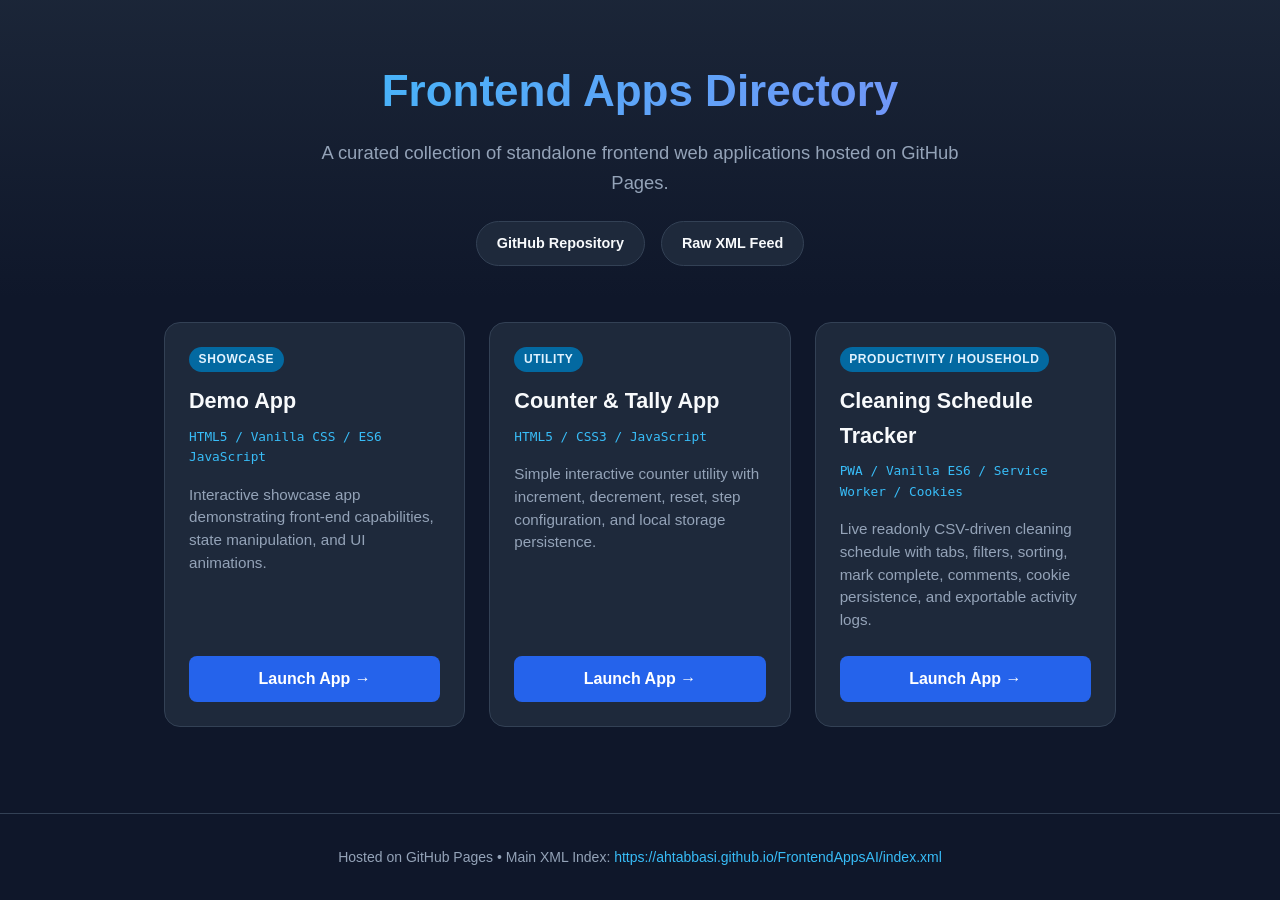
<file: index.html>
<!DOCTYPE html>
<html lang="en">
<head>
  <meta charset="UTF-8" />
  <meta http-equiv="refresh" content="0; url=index.xml" />
  <title>Frontend Apps Directory</title>
  <script>
    window.location.replace("index.xml");
  </script>
</head>
<body>
  <p>Redirecting to <a href="index.xml">index.xml</a>...</p>
</body>
</html>
</file>
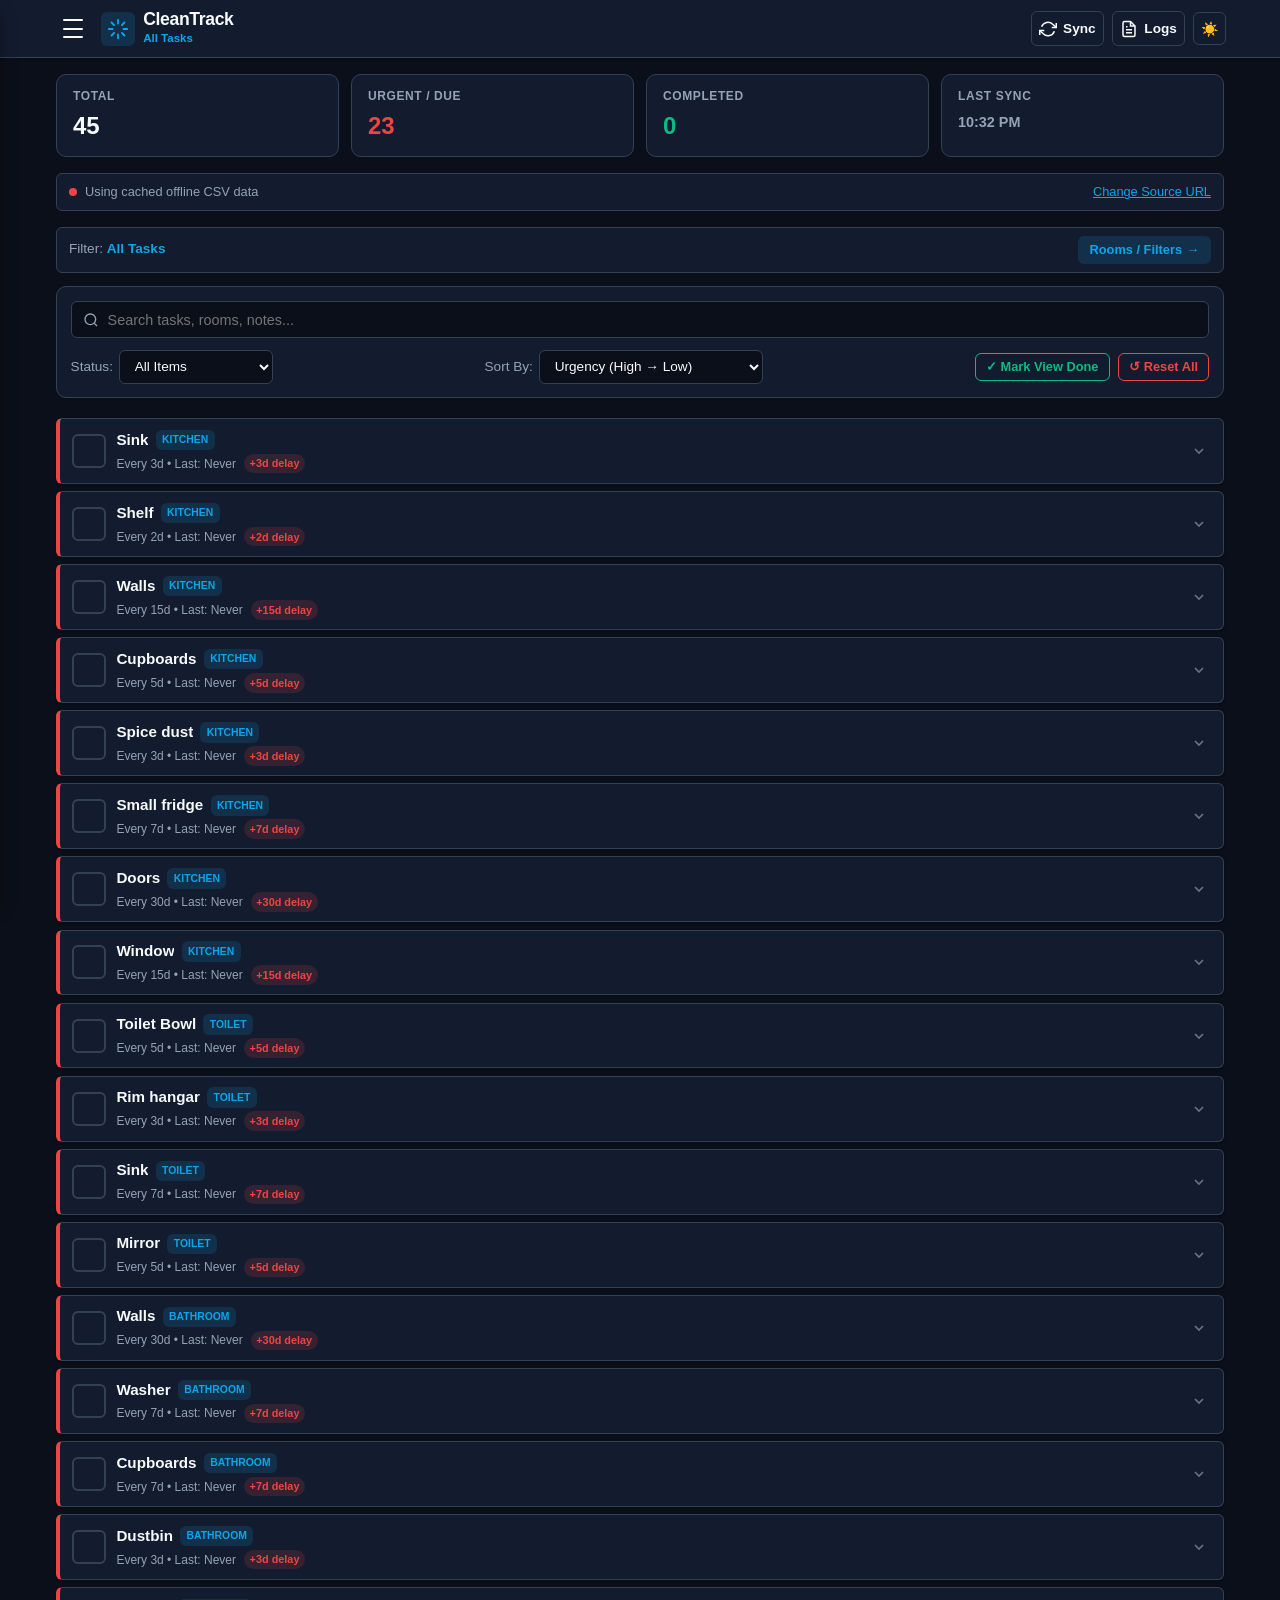
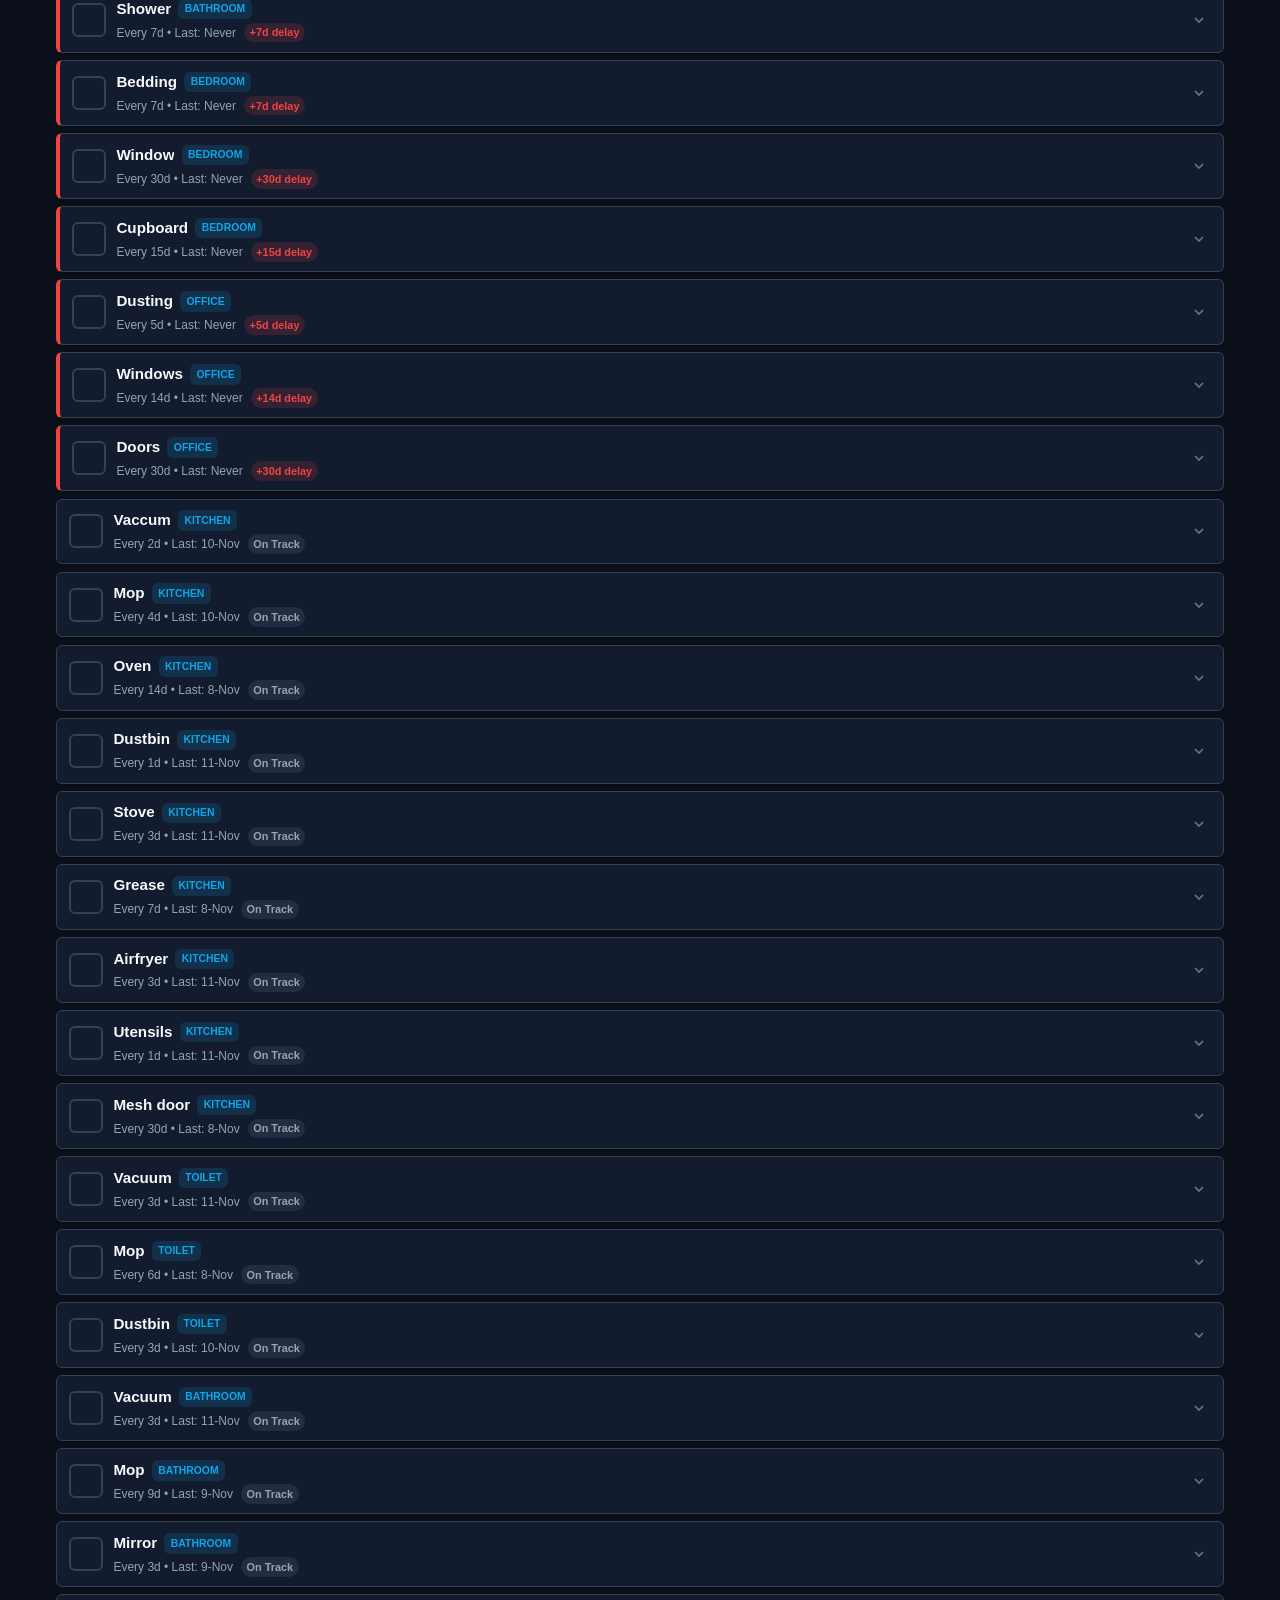
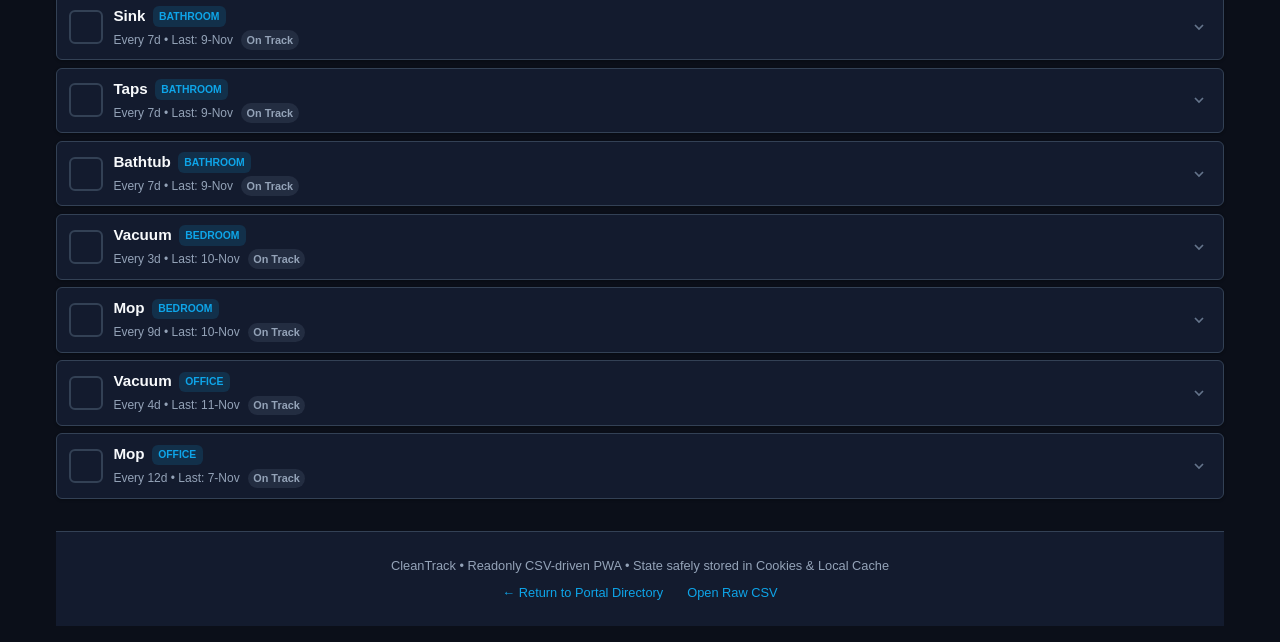
<file: cleaning-tracker/index.html>
<!DOCTYPE html>
<html lang="en">
<head>
  <meta charset="UTF-8" />
  <meta name="viewport" content="width=device-width, initial-scale=1.0, maximum-scale=1.0, user-scalable=no" />
  <meta name="theme-color" content="#0ea5e9" />
  <meta name="description" content="Readonly cleaning schedule tracker synced with Google Sheets CSV. Supports tabs, filters, sorting, mark complete, custom notes/comments, cookie persistence, and exportable logs." />
  <title>CleanTrack - Live Cleaning Schedule</title>

  <link rel="manifest" href="manifest.json" />
  <link rel="icon" type="image/png" sizes="192x192" href="icons/icon-192.png" />
  <link rel="apple-touch-icon" href="icons/icon-192.png" />
  <link rel="stylesheet" href="styles.css" />
</head>
<body>
  <!-- Offline / Online Notification Banner -->
  <div id="offlineBanner" class="status-banner hidden">
    <span>⚠️ You are offline. Showing cached cleaning schedule.</span>
  </div>

  <header class="app-header">
    <div class="header-inner">
      <div class="brand-group">
        <button id="hamburgerBtn" class="btn btn-hamburger" aria-label="Open Room Navigation Menu" title="Open Rooms Menu">
          <span class="hamburger-bar"></span>
          <span class="hamburger-bar"></span>
          <span class="hamburger-bar"></span>
        </button>
        <div class="brand">
          <div class="brand-icon">
            <svg width="22" height="22" viewBox="0 0 24 24" fill="none" stroke="currentColor" stroke-width="2" stroke-linecap="round" stroke-linejoin="round">
              <path d="M12 2v4M12 18v4M4.93 4.93l2.83 2.83M16.24 16.24l2.83 2.83M2 12h4M18 12h4M4.93 19.07l2.83-2.83M16.24 7.76l2.83-2.83"/>
            </svg>
          </div>
          <div>
            <h1>CleanTrack</h1>
            <p class="subtitle" id="activeFilterHeading">All Rooms</p>
          </div>
        </div>
      </div>

      <div class="header-actions">
        <button id="refreshBtn" class="btn btn-icon" title="Sync latest CSV data" aria-label="Sync CSV">
          <svg width="18" height="18" viewBox="0 0 24 24" fill="none" stroke="currentColor" stroke-width="2">
            <polyline points="23 4 23 10 17 10"></polyline>
            <polyline points="1 20 1 14 7 14"></polyline>
            <path d="M3.51 9a9 9 0 0 1 14.85-3.36L23 10M1 14l4.64 4.36A9 9 0 0 0 20.49 15"></path>
          </svg>
          <span class="btn-label-desktop">Sync</span>
        </button>
        <button id="viewLogsBtn" class="btn btn-icon" title="View & Export Activity Log" aria-label="Activity Logs">
          <svg width="18" height="18" viewBox="0 0 24 24" fill="none" stroke="currentColor" stroke-width="2">
            <path d="M14 2H6a2 2 0 0 0-2 2v16a2 2 0 0 0 2 2h12a2 2 0 0 0 2-2V8z"></path>
            <polyline points="14 2 14 8 20 8"></polyline>
            <line x1="16" y1="13" x2="8" y2="13"></line>
            <line x1="16" y1="17" x2="8" y2="17"></line>
            <polyline points="10 9 9 9 8 9"></polyline>
          </svg>
          <span class="btn-label-desktop">Logs</span>
          <span id="logBadge" class="badge-pill hidden">0</span>
        </button>
        <button id="themeToggleBtn" class="btn btn-icon" title="Toggle Dark/Light Mode" aria-label="Toggle Theme">
          <span id="themeIcon">🌙</span>
        </button>
      </div>
    </div>
  </header>

  <!-- Side Navigation Drawer for Mobile & Desktop -->
  <div id="drawerBackdrop" class="drawer-backdrop hidden"></div>
  <aside id="sideDrawer" class="side-drawer" aria-label="Side menu navigation">
    <div class="drawer-header">
      <div class="drawer-title">
        <span class="drawer-icon">🧹</span>
        <h3>Cleaning Rooms</h3>
      </div>
      <button id="closeDrawerBtn" class="btn-close-drawer" aria-label="Close menu">&times;</button>
    </div>

    <div class="drawer-body">
      <div class="drawer-section">
        <div class="drawer-section-title">Quick Views</div>
        <div class="drawer-items" id="quickFilterItems">
          <!-- Injected via JavaScript: All, Overdue, Due Soon, Completed -->
        </div>
      </div>

      <div class="drawer-section">
        <div class="drawer-section-title">Rooms &amp; Areas</div>
        <div class="drawer-items" id="roomFilterItems">
          <!-- Injected via JavaScript: Kitchen, Toilet, Bathroom, Bedroom, Office -->
        </div>
      </div>

      <div class="drawer-section drawer-meta-links">
        <div class="drawer-section-title">App Tools</div>
        <button id="drawerOpenLogsBtn" class="drawer-link-btn">📜 View Activity History</button>
        <button id="drawerOpenSourceBtn" class="drawer-link-btn">⚙️ Change CSV Link</button>
        <a href="../index.xml" class="drawer-link-btn">📁 Portal Directory</a>
      </div>
    </div>
  </aside>

  <main class="container">
    <!-- Meta Bar with Last Sync & Stats -->
    <section class="stats-grid">
      <div class="stat-card">
        <span class="stat-label">Total</span>
        <span id="totalTasksCount" class="stat-value">0</span>
      </div>
      <div class="stat-card stat-urgent">
        <span class="stat-label">Urgent / Due</span>
        <span id="urgentTasksCount" class="stat-value">0</span>
      </div>
      <div class="stat-card stat-success">
        <span class="stat-label">Completed</span>
        <span id="completedTasksCount" class="stat-value">0</span>
      </div>
      <div class="stat-card">
        <span class="stat-label">Last Sync</span>
        <span id="lastSyncTime" class="stat-value-sub">Never</span>
      </div>
    </section>

    <!-- Source Info Notification Bar -->
    <div class="source-banner">
      <div class="source-info">
        <span class="source-indicator live" id="syncIndicator"></span>
        <span id="syncSourceText">Reading from live Google Sheet CSV</span>
      </div>
      <button id="changeSourceBtn" class="link-btn">Change Source URL</button>
    </div>

    <!-- Active Filter Indicator Pill on Mobile -->
    <div class="filter-pill-bar">
      <div class="active-filter-indicator">
        Filter: <strong id="currentFilterLabel">All Tasks</strong>
      </div>
      <button id="openMenuPillBtn" class="pill-btn">
        <span>Rooms / Filters</span> &rarr;
      </button>
    </div>

    <!-- Filter & Search Controls Bar -->
    <section class="controls-bar">
      <div class="search-box">
        <svg class="search-icon" width="16" height="16" viewBox="0 0 24 24" fill="none" stroke="currentColor" stroke-width="2">
          <circle cx="11" cy="11" r="8"></circle>
          <line x1="21" y1="21" x2="16.65" y2="16.65"></line>
        </svg>
        <input type="text" id="searchInput" placeholder="Search tasks, rooms, notes..." />
        <button id="clearSearchBtn" class="clear-input-btn hidden" aria-label="Clear search">&times;</button>
      </div>

      <div class="filters-row">
        <div class="control-group">
          <label for="statusFilterSelect">Status:</label>
          <select id="statusFilterSelect">
            <option value="all">All Items</option>
            <option value="pending">Pending Only</option>
            <option value="done">Done Only</option>
            <option value="urgent">Urgent Score &ge; 50</option>
            <option value="overdue">Overdue (&lt; 0)</option>
          </select>
        </div>

        <div class="control-group">
          <label for="sortSelect">Sort By:</label>
          <select id="sortSelect">
            <option value="urgency-desc">Urgency (High &rarr; Low)</option>
            <option value="overdue-asc">Schedule (Most Overdue first)</option>
            <option value="name-asc">Task Name (A &rarr; Z)</option>
            <option value="room-asc">Room / Category (A &rarr; Z)</option>
            <option value="interval-asc">Frequency (Shortest first)</option>
          </select>
        </div>

        <div class="bulk-actions">
          <button id="markFilteredDoneBtn" class="btn btn-sm btn-outline-success" title="Mark all filtered items done">
            ✓ Mark View Done
          </button>
          <button id="resetAllBtn" class="btn btn-sm btn-outline-danger" title="Reset all done status back to CSV default">
            ↺ Reset All
          </button>
        </div>
      </div>
    </section>

    <!-- Tasks Grid / List Container -->
    <section class="tasks-section">
      <div id="loadingIndicator" class="loading-state">
        <div class="spinner"></div>
        <p>Loading live cleaning schedule...</p>
      </div>

      <div id="errorState" class="error-state hidden">
        <p id="errorMessage">Failed to fetch CSV data.</p>
        <button id="retryBtn" class="btn btn-primary btn-sm">Retry Sync</button>
      </div>

      <div id="emptyState" class="empty-state hidden">
        <svg width="48" height="48" viewBox="0 0 24 24" fill="none" stroke="currentColor" stroke-width="1.5">
          <circle cx="12" cy="12" r="10"></circle>
          <line x1="8" y1="12" x2="16" y2="12"></line>
        </svg>
        <h3>No matching tasks found</h3>
        <p>Try clearing filters or search criteria.</p>
        <button id="resetFiltersBtn" class="btn btn-secondary btn-sm">Clear Filters</button>
      </div>

      <div id="tasksList" class="tasks-list-view">
        <!-- Rendered dynamically via JavaScript as compact single line list items -->
      </div>
    </section>

    <!-- Footer Links & Repository Navigation -->
    <footer class="app-footer">
      <p>CleanTrack &bull; Readonly CSV-driven PWA &bull; State safely stored in Cookies & Local Cache</p>
      <div class="footer-links">
        <a href="../index.xml" class="portal-link">&larr; Return to Portal Directory</a>
        <a href="https://docs.google.com/spreadsheets/d/e/2PACX-1vQfpdQZD9w3kREdOGJ4OGvy7gK8DKBzniLpno6vf8O7uY6mfKkf9pQcQxLEQn39VPSLB7IUvFzUKHmH/pub?gid=1369551100&single=true&output=csv" target="_blank" rel="noopener">Open Raw CSV</a>
      </div>
    </footer>
  </main>

  <!-- Comment / Notes Modal -->
  <div id="commentModal" class="modal-backdrop hidden" role="dialog" aria-modal="true" aria-labelledby="commentModalTitle">
    <div class="modal-card">
      <div class="modal-header">
        <h3 id="commentModalTitle">Task Comments &amp; Notes</h3>
        <button class="modal-close" id="closeCommentModalBtn" aria-label="Close modal">&times;</button>
      </div>
      <div class="modal-body">
        <p class="modal-task-context" id="modalTaskInfo"></p>

        <div class="comments-history" id="commentsHistoryList">
          <!-- List of existing comments -->
        </div>

        <form id="commentForm">
          <label for="newCommentInput">Add Note / Comment for this task:</label>
          <textarea id="newCommentInput" rows="3" placeholder="e.g. Needs new sponge, deep scrubbed, replaced filter..."></textarea>
          <div class="modal-actions">
            <button type="button" id="deleteCommentsBtn" class="btn btn-danger btn-sm">Clear Notes</button>
            <button type="submit" class="btn btn-primary btn-sm">Save Note</button>
          </div>
        </form>
      </div>
    </div>
  </div>

  <!-- Activity Log & History Modal with CSV / Text Export -->
  <div id="logModal" class="modal-backdrop hidden" role="dialog" aria-modal="true" aria-labelledby="logModalTitle">
    <div class="modal-card modal-large">
      <div class="modal-header">
        <div class="modal-title-wrap">
          <h3 id="logModalTitle">Activity History &amp; Logs</h3>
          <p class="modal-subtitle">Log of completed tasks, comments, and resets recorded daily</p>
        </div>
        <button class="modal-close" id="closeLogModalBtn" aria-label="Close modal">&times;</button>
      </div>
      <div class="modal-body">
        <div class="log-toolbar">
          <div class="log-stats">
            Total entries: <strong id="logCountDisplay">0</strong>
          </div>
          <div class="log-actions">
            <button id="exportCsvBtn" class="btn btn-sm btn-outline-primary">
              📥 Export CSV
            </button>
            <button id="exportTxtBtn" class="btn btn-sm btn-outline-secondary">
              📄 Export Text
            </button>
            <button id="clearLogsBtn" class="btn btn-sm btn-outline-danger">
              🗑️ Clear Logs
            </button>
          </div>
        </div>

        <div class="log-list-container" id="logListContainer">
          <!-- Dynamic log entries grouped by date -->
        </div>
      </div>
    </div>
  </div>

  <!-- Change CSV Source Modal -->
  <div id="sourceModal" class="modal-backdrop hidden" role="dialog" aria-modal="true" aria-labelledby="sourceModalTitle">
    <div class="modal-card">
      <div class="modal-header">
        <h3 id="sourceModalTitle">Custom CSV Data Source</h3>
        <button class="modal-close" id="closeSourceModalBtn" aria-label="Close modal">&times;</button>
      </div>
      <div class="modal-body">
        <p class="source-hint">The app automatically fetches the default published Google Sheet. You can specify an alternate CSV link or test URL below:</p>
        <div class="input-field-group">
          <label for="customCsvUrlInput">CSV URL:</label>
          <input type="url" id="customCsvUrlInput" class="text-input" />
        </div>
        <div class="modal-actions">
          <button type="button" id="restoreDefaultUrlBtn" class="btn btn-secondary btn-sm">Default Link</button>
          <button type="button" id="saveCustomUrlBtn" class="btn btn-primary btn-sm">Save &amp; Reload</button>
        </div>
      </div>
    </div>
  </div>

  <script src="app.js"></script>
</body>
</html>
</file>
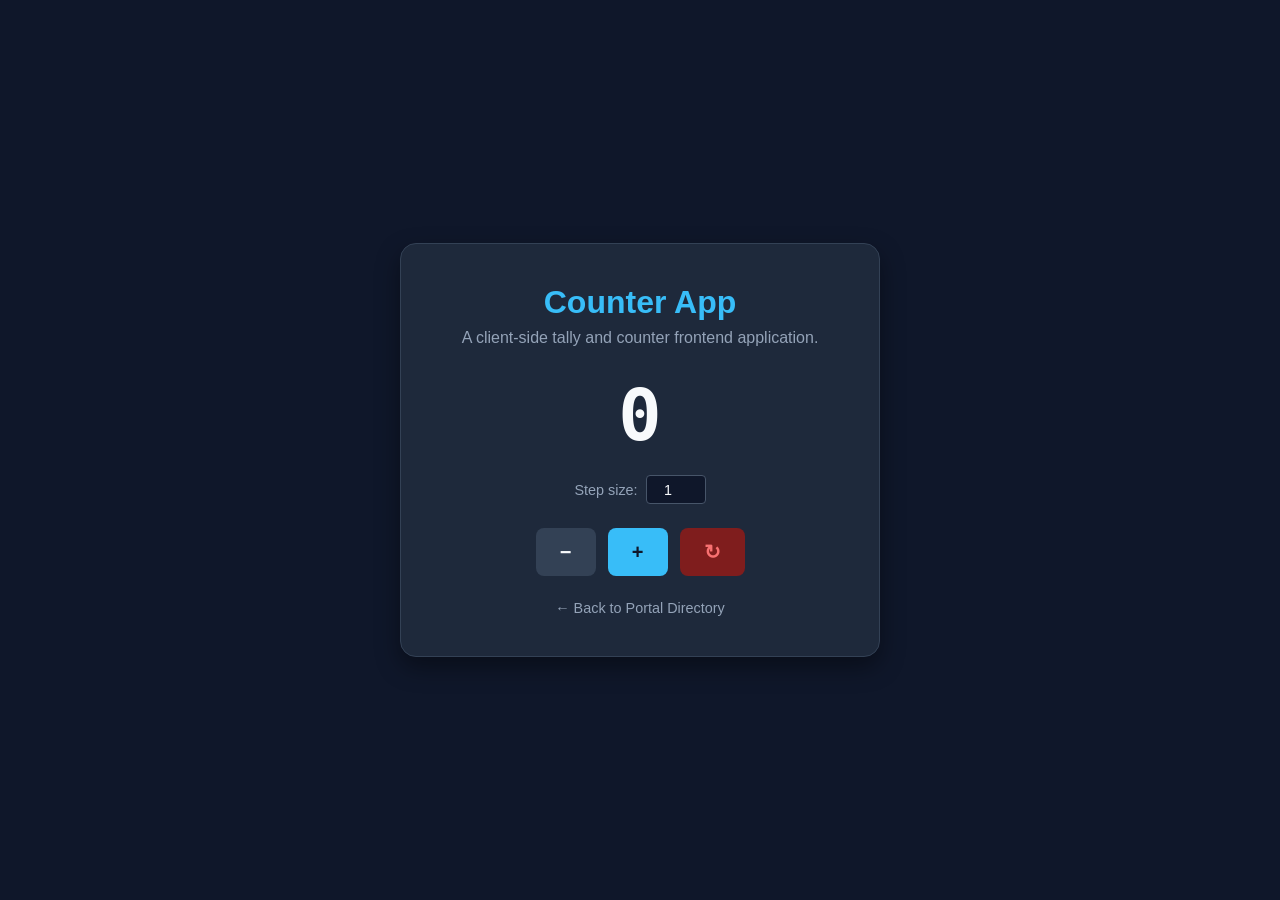
<file: counter-app/index.html>
<!DOCTYPE html>
<html lang="en">
<head>
  <meta charset="UTF-8" />
  <meta name="viewport" content="width=device-width, initial-scale=1.0" />
  <title>Counter &amp; Tally App</title>
  <style>
    :root {
      --bg: #0f172a;
      --card: #1e293b;
      --accent: #38bdf8;
      --accent-danger: #f87171;
      --text: #f8fafc;
      --text-muted: #94a3b8;
    }
    * {
      box-sizing: border-box;
      margin: 0;
      padding: 0;
    }
    body {
      font-family: -apple-system, BlinkMacSystemFont, "Segoe UI", Roboto, sans-serif;
      background: var(--bg);
      color: var(--text);
      min-height: 100vh;
      display: flex;
      flex-direction: column;
      align-items: center;
      justify-content: center;
      padding: 1rem;
    }
    .container {
      background: var(--card);
      border: 1px solid #334155;
      padding: 2.5rem;
      border-radius: 1rem;
      max-width: 480px;
      width: 100%;
      text-align: center;
      box-shadow: 0 10px 25px rgba(0,0,0,0.4);
    }
    h1 {
      font-size: 2rem;
      margin-bottom: 0.5rem;
      color: var(--accent);
    }
    p {
      color: var(--text-muted);
      margin-bottom: 2rem;
    }
    .count-display {
      font-size: 4.5rem;
      font-weight: 800;
      font-family: monospace;
      color: var(--text);
      margin: 1.5rem 0;
      line-height: 1;
    }
    .controls {
      display: flex;
      justify-content: center;
      gap: 0.75rem;
      margin-bottom: 1.5rem;
      flex-wrap: wrap;
    }
    .btn {
      background: #334155;
      color: var(--text);
      border: none;
      padding: 0.75rem 1.5rem;
      border-radius: 0.5rem;
      font-weight: 700;
      font-size: 1.25rem;
      cursor: pointer;
      min-width: 60px;
      transition: background 0.2s;
    }
    .btn:hover {
      background: #475569;
    }
    .btn-primary {
      background: var(--accent);
      color: #0f172a;
    }
    .btn-primary:hover {
      background: #7dd3fc;
    }
    .btn-danger {
      background: #7f1d1d;
      color: var(--accent-danger);
    }
    .btn-danger:hover {
      background: #991b1b;
    }
    .step-config {
      display: flex;
      align-items: center;
      justify-content: center;
      gap: 0.5rem;
      font-size: 0.9rem;
      color: var(--text-muted);
      margin-bottom: 1.5rem;
    }
    .step-config input {
      width: 60px;
      background: #0f172a;
      border: 1px solid #475569;
      color: var(--text);
      padding: 0.35rem 0.5rem;
      border-radius: 0.25rem;
      text-align: center;
      font-size: 0.9rem;
    }
    .back-link {
      display: block;
      color: var(--text-muted);
      text-decoration: none;
      font-size: 0.9rem;
    }
    .back-link:hover {
      color: var(--accent);
    }
  </style>
</head>
<body>
  <div class="container">
    <h1>Counter App</h1>
    <p>A client-side tally and counter frontend application.</p>

    <div id="countDisplay" class="count-display">0</div>

    <div class="step-config">
      <label for="stepInput">Step size:</label>
      <input type="number" id="stepInput" value="1" min="1" max="1000" />
    </div>

    <div class="controls">
      <button id="decBtn" class="btn">&#8722;</button>
      <button id="incBtn" class="btn btn-primary">+</button>
      <button id="resetBtn" class="btn btn-danger">&#8635;</button>
    </div>

    <a href="../index.xml" class="back-link">&#8592; Back to Portal Directory</a>
  </div>

  <script>
    let count = parseInt(localStorage.getItem('counter_val') || '0', 10);
    const display = document.getElementById('countDisplay');
    const stepInput = document.getElementById('stepInput');
    const incBtn = document.getElementById('incBtn');
    const decBtn = document.getElementById('decBtn');
    const resetBtn = document.getElementById('resetBtn');

    function updateDisplay() {
      display.textContent = count;
      localStorage.setItem('counter_val', count);
    }

    incBtn.addEventListener('click', () => {
      const step = parseInt(stepInput.value, 10) || 1;
      count += step;
      updateDisplay();
    });

    decBtn.addEventListener('click', () => {
      const step = parseInt(stepInput.value, 10) || 1;
      count -= step;
      updateDisplay();
    });

    resetBtn.addEventListener('click', () => {
      count = 0;
      updateDisplay();
    });

    updateDisplay();
  </script>
</body>
</html>
</file>
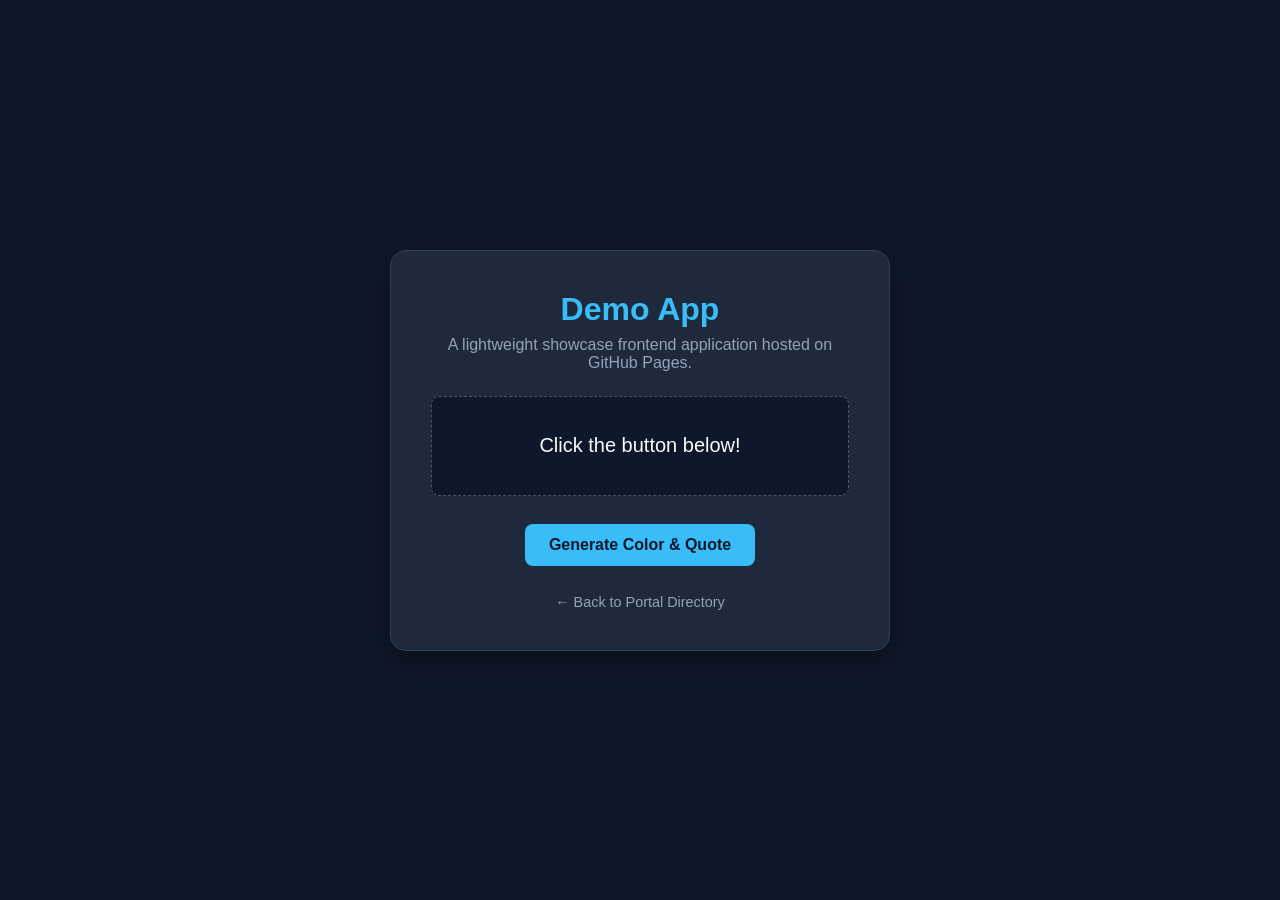
<file: demo-app/index.html>
<!DOCTYPE html>
<html lang="en">
<head>
  <meta charset="UTF-8" />
  <meta name="viewport" content="width=device-width, initial-scale=1.0" />
  <title>Demo App</title>
  <style>
    :root {
      --bg: #0f172a;
      --card: #1e293b;
      --accent: #38bdf8;
      --text: #f8fafc;
      --text-muted: #94a3b8;
    }
    * {
      box-sizing: border-box;
      margin: 0;
      padding: 0;
    }
    body {
      font-family: -apple-system, BlinkMacSystemFont, "Segoe UI", Roboto, sans-serif;
      background: var(--bg);
      color: var(--text);
      min-height: 100vh;
      display: flex;
      flex-direction: column;
      align-items: center;
      justify-content: center;
      padding: 1rem;
    }
    .container {
      background: var(--card);
      border: 1px solid #334155;
      padding: 2.5rem;
      border-radius: 1rem;
      max-width: 500px;
      width: 100%;
      text-align: center;
      box-shadow: 0 10px 25px rgba(0,0,0,0.4);
    }
    h1 {
      font-size: 2rem;
      margin-bottom: 0.5rem;
      color: var(--accent);
    }
    p {
      color: var(--text-muted);
      margin-bottom: 1.5rem;
    }
    .interactive-box {
      background: #0f172a;
      border: 1px dashed #475569;
      border-radius: 0.5rem;
      padding: 2rem;
      margin-bottom: 1.5rem;
      font-size: 1.25rem;
      min-height: 100px;
      display: flex;
      align-items: center;
      justify-content: center;
      transition: all 0.3s ease;
    }
    .btn {
      background: var(--accent);
      color: #0f172a;
      border: none;
      padding: 0.75rem 1.5rem;
      border-radius: 0.5rem;
      font-weight: 700;
      font-size: 1rem;
      cursor: pointer;
      margin: 0.25rem;
      transition: opacity 0.2s;
    }
    .btn:hover {
      opacity: 0.9;
    }
    .back-link {
      display: block;
      margin-top: 1.5rem;
      color: var(--text-muted);
      text-decoration: none;
      font-size: 0.9rem;
    }
    .back-link:hover {
      color: var(--accent);
    }
  </style>
</head>
<body>
  <div class="container">
    <h1>Demo App</h1>
    <p>A lightweight showcase frontend application hosted on GitHub Pages.</p>
    <div id="output" class="interactive-box">
      Click the button below!
    </div>
    <div>
      <button id="actionBtn" class="btn">Generate Color &amp; Quote</button>
    </div>
    <a href="../index.xml" class="back-link">&#8592; Back to Portal Directory</a>
  </div>

  <script>
    const quotes = [
      "Simplicity is prerequisite for reliability. - Edsger W. Dijkstra",
      "Code is like humor. When you have to explain it, it's bad. - Cory House",
      "Make it work, make it right, make it fast. - Kent Beck",
      "Perfection is achieved when there is nothing left to take away. - Antoine de Saint-Exupéry"
    ];
    const colors = ["#38bdf8", "#34d399", "#f472b6", "#fbbf24", "#a78bfa"];

    const output = document.getElementById("output");
    const btn = document.getElementById("actionBtn");

    btn.addEventListener("click", () => {
      const randomQuote = quotes[Math.floor(Math.random() * quotes.length)];
      const randomColor = colors[Math.floor(Math.random() * colors.length)];
      output.textContent = randomQuote;
      output.style.borderColor = randomColor;
      output.style.color = randomColor;
    });
  </script>
</body>
</html>
</file>
<file: cleaning-tracker/styles.css>
:root {
  --bg-color: #0b0f19;
  --surface-color: #131b2e;
  --surface-hover: #1a243c;
  --card-bg: #1e293b;
  --border-color: #334155;
  --text-main: #f8fafc;
  --text-muted: #94a3b8;
  --text-sub: #64748b;
  --primary: #0ea5e9;
  --primary-hover: #38bdf8;
  --primary-light: rgba(14, 165, 233, 0.15);
  --success: #10b981;
  --success-light: rgba(16, 185, 129, 0.15);
  --warning: #f59e0b;
  --warning-light: rgba(245, 158, 11, 0.15);
  --danger: #ef4444;
  --danger-light: rgba(239, 68, 68, 0.15);
  --radius-sm: 6px;
  --radius-md: 10px;
  --radius-lg: 16px;
  --shadow-sm: 0 1px 3px rgba(0,0,0,0.3);
  --shadow-md: 0 4px 6px -1px rgba(0,0,0,0.4);
  --shadow-lg: 0 10px 15px -3px rgba(0,0,0,0.5);
  --transition: all 0.2s ease;
}

[data-theme="light"] {
  --bg-color: #f1f5f9;
  --surface-color: #ffffff;
  --surface-hover: #f8fafc;
  --card-bg: #ffffff;
  --border-color: #cbd5e1;
  --text-main: #0f172a;
  --text-muted: #475569;
  --text-sub: #64748b;
  --primary: #0284c7;
  --primary-hover: #0369a1;
  --primary-light: rgba(2, 132, 199, 0.1);
  --success: #059669;
  --success-light: rgba(5, 150, 105, 0.1);
  --warning: #d97706;
  --warning-light: rgba(217, 119, 6, 0.1);
  --danger: #dc2626;
  --danger-light: rgba(220, 38, 38, 0.1);
  --shadow-sm: 0 1px 3px rgba(0,0,0,0.06);
  --shadow-md: 0 4px 6px -1px rgba(0,0,0,0.08);
  --shadow-lg: 0 10px 15px -3px rgba(0,0,0,0.1);
}

* {
  box-sizing: border-box;
  margin: 0;
  padding: 0;
  -webkit-tap-highlight-color: transparent;
}

body {
  font-family: -apple-system, BlinkMacSystemFont, "Segoe UI", Roboto, Helvetica, Arial, sans-serif;
  background-color: var(--bg-color);
  color: var(--text-main);
  line-height: 1.5;
  min-height: 100vh;
  display: flex;
  flex-direction: column;
}

/* Offline Banner */
.status-banner {
  background: var(--warning);
  color: #000;
  text-align: center;
  padding: 0.5rem;
  font-size: 0.85rem;
  font-weight: 600;
}

/* Header */
.app-header {
  background: var(--surface-color);
  border-bottom: 1px solid var(--border-color);
  position: sticky;
  top: 0;
  z-index: 50;
  box-shadow: var(--shadow-sm);
}

.header-inner {
  max-width: 1200px;
  margin: 0 auto;
  padding: 0.6rem 0.85rem;
  display: flex;
  align-items: center;
  justify-content: space-between;
}

.brand-group {
  display: flex;
  align-items: center;
  gap: 0.6rem;
}

/* Hamburger button */
.btn-hamburger {
  background: transparent;
  border: 1px solid var(--border-color);
  border-radius: var(--radius-sm);
  padding: 0.5rem;
  display: flex;
  flex-direction: column;
  justify-content: center;
  gap: 4px;
  cursor: pointer;
  width: 38px;
  height: 38px;
}

.btn-hamburger:hover {
  background: var(--surface-hover);
}

.hamburger-bar {
  display: block;
  width: 20px;
  height: 2px;
  background-color: var(--text-main);
  border-radius: 2px;
}

.brand {
  display: flex;
  align-items: center;
  gap: 0.5rem;
}

.brand-icon {
  background: var(--primary-light);
  color: var(--primary);
  width: 34px;
  height: 34px;
  border-radius: var(--radius-sm);
  display: flex;
  align-items: center;
  justify-content: center;
}

.brand h1 {
  font-size: 1.1rem;
  font-weight: 700;
  letter-spacing: -0.02em;
  line-height: 1.1;
}

.subtitle {
  font-size: 0.72rem;
  color: var(--primary);
  font-weight: 600;
}

.header-actions {
  display: flex;
  align-items: center;
  gap: 0.5rem;
}

/* Container */
.container {
  max-width: 1200px;
  width: 100%;
  margin: 0 auto;
  padding: 1rem;
  flex: 1;
}

/* Stats Grid */
.stats-grid {
  display: grid;
  grid-template-columns: repeat(2, 1fr);
  gap: 0.75rem;
  margin-bottom: 1rem;
}

@media (min-width: 640px) {
  .stats-grid {
    grid-template-columns: repeat(4, 1fr);
  }
}

.stat-card {
  background: var(--surface-color);
  border: 1px solid var(--border-color);
  border-radius: var(--radius-md);
  padding: 0.75rem 1rem;
  display: flex;
  flex-direction: column;
}

.stat-label {
  font-size: 0.75rem;
  color: var(--text-muted);
  text-transform: uppercase;
  font-weight: 600;
  letter-spacing: 0.05em;
}

.stat-value {
  font-size: 1.5rem;
  font-weight: 700;
  color: var(--text-main);
  margin-top: 0.2rem;
}

.stat-value-sub {
  font-size: 0.9rem;
  font-weight: 600;
  color: var(--text-muted);
  margin-top: 0.4rem;
}

.stat-urgent .stat-value {
  color: var(--danger);
}

.stat-success .stat-value {
  color: var(--success);
}

/* Source Banner */
.source-banner {
  display: flex;
  justify-content: space-between;
  align-items: center;
  background: var(--surface-color);
  border: 1px solid var(--border-color);
  border-radius: var(--radius-sm);
  padding: 0.5rem 0.75rem;
  font-size: 0.8rem;
  color: var(--text-muted);
  margin-bottom: 1rem;
}

.source-info {
  display: flex;
  align-items: center;
  gap: 0.5rem;
}

.source-indicator {
  width: 8px;
  height: 8px;
  border-radius: 50%;
  background: var(--success);
}

.source-indicator.error {
  background: var(--danger);
}

/* Filter Pill Bar */
.filter-pill-bar {
  display: flex;
  justify-content: space-between;
  align-items: center;
  background: var(--surface-color);
  border: 1px solid var(--border-color);
  border-radius: var(--radius-sm);
  padding: 0.5rem 0.75rem;
  margin-bottom: 0.85rem;
}

.active-filter-indicator {
  font-size: 0.85rem;
  color: var(--text-muted);
}

.active-filter-indicator strong {
  color: var(--primary);
}

.pill-btn {
  background: var(--primary-light);
  color: var(--primary);
  border: 1px solid transparent;
  border-radius: var(--radius-sm);
  padding: 0.35rem 0.65rem;
  font-size: 0.8rem;
  font-weight: 600;
  cursor: pointer;
  display: flex;
  align-items: center;
  gap: 0.3rem;
  transition: var(--transition);
}

.pill-btn:hover {
  background: var(--primary);
  color: #fff;
}

/* Side Navigation Drawer */
.drawer-backdrop {
  position: fixed;
  inset: 0;
  background: rgba(0, 0, 0, 0.6);
  backdrop-filter: blur(2px);
  z-index: 99;
  transition: opacity 0.25s ease;
}

.side-drawer {
  position: fixed;
  top: 0;
  left: 0;
  bottom: 0;
  width: 290px;
  max-width: 85vw;
  background: var(--surface-color);
  border-right: 1px solid var(--border-color);
  box-shadow: var(--shadow-lg);
  z-index: 100;
  transform: translateX(-100%);
  transition: transform 0.25s cubic-bezier(0.4, 0, 0.2, 1);
  display: flex;
  flex-direction: column;
}

.side-drawer.open {
  transform: translateX(0);
}

.drawer-header {
  padding: 1rem;
  border-bottom: 1px solid var(--border-color);
  display: flex;
  align-items: center;
  justify-content: space-between;
}

.drawer-title {
  display: flex;
  align-items: center;
  gap: 0.5rem;
}

.drawer-title h3 {
  font-size: 1.05rem;
  font-weight: 700;
}

.btn-close-drawer {
  background: transparent;
  border: none;
  font-size: 1.5rem;
  line-height: 1;
  color: var(--text-muted);
  cursor: pointer;
  padding: 0.25rem 0.5rem;
  border-radius: var(--radius-sm);
}

.btn-close-drawer:hover {
  color: var(--text-main);
  background: var(--surface-hover);
}

.drawer-body {
  padding: 0.75rem 0.5rem;
  overflow-y: auto;
  flex: 1;
  display: flex;
  flex-direction: column;
  gap: 1rem;
}

.drawer-section-title {
  font-size: 0.72rem;
  font-weight: 700;
  text-transform: uppercase;
  letter-spacing: 0.05em;
  color: var(--text-sub);
  padding: 0.25rem 0.5rem;
  margin-bottom: 0.25rem;
}

.drawer-items {
  display: flex;
  flex-direction: column;
  gap: 0.2rem;
}

.drawer-item {
  display: flex;
  justify-content: space-between;
  align-items: center;
  width: 100%;
  padding: 0.65rem 0.75rem;
  border: none;
  background: transparent;
  border-radius: var(--radius-sm);
  color: var(--text-main);
  font-size: 0.9rem;
  font-weight: 500;
  text-align: left;
  cursor: pointer;
  transition: var(--transition);
}

.drawer-item:hover {
  background: var(--surface-hover);
}

.drawer-item.active {
  background: var(--primary-light);
  color: var(--primary);
  font-weight: 700;
}

.drawer-item-count {
  background: var(--border-color);
  color: var(--text-muted);
  font-size: 0.72rem;
  font-weight: 700;
  padding: 0.15rem 0.45rem;
  border-radius: 999px;
}

.drawer-item.active .drawer-item-count {
  background: var(--primary);
  color: #fff;
}

.drawer-meta-links {
  margin-top: auto;
  padding-top: 0.5rem;
  border-top: 1px solid var(--border-color);
  display: flex;
  flex-direction: column;
  gap: 0.35rem;
}

.drawer-link-btn {
  display: block;
  width: 100%;
  text-align: left;
  background: transparent;
  border: none;
  padding: 0.5rem 0.75rem;
  color: var(--text-muted);
  font-size: 0.85rem;
  cursor: pointer;
  text-decoration: none;
  border-radius: var(--radius-sm);
}

.drawer-link-btn:hover {
  background: var(--surface-hover);
  color: var(--text-main);
}

/* Controls Bar */
.controls-bar {
  background: var(--surface-color);
  border: 1px solid var(--border-color);
  border-radius: var(--radius-md);
  padding: 0.85rem;
  margin-bottom: 1.25rem;
  display: flex;
  flex-direction: column;
  gap: 0.75rem;
}

.search-box {
  position: relative;
  display: flex;
  align-items: center;
}

.search-icon {
  position: absolute;
  left: 0.75rem;
  color: var(--text-muted);
  pointer-events: none;
}

.search-box input {
  width: 100%;
  padding: 0.6rem 2.2rem 0.6rem 2.25rem;
  background: var(--bg-color);
  border: 1px solid var(--border-color);
  border-radius: var(--radius-sm);
  color: var(--text-main);
  font-size: 0.9rem;
}

.search-box input:focus {
  outline: none;
  border-color: var(--primary);
}

.clear-input-btn {
  position: absolute;
  right: 0.75rem;
  background: transparent;
  border: none;
  color: var(--text-muted);
  font-size: 1.2rem;
  cursor: pointer;
}

.filters-row {
  display: flex;
  flex-wrap: wrap;
  align-items: center;
  justify-content: space-between;
  gap: 0.75rem;
}

.control-group {
  display: flex;
  align-items: center;
  gap: 0.4rem;
  font-size: 0.85rem;
  color: var(--text-muted);
}

.control-group select {
  background: var(--bg-color);
  border: 1px solid var(--border-color);
  border-radius: var(--radius-sm);
  color: var(--text-main);
  padding: 0.45rem 0.65rem;
  font-size: 0.85rem;
  cursor: pointer;
}

.control-group select:focus {
  outline: none;
  border-color: var(--primary);
}

.bulk-actions {
  display: flex;
  gap: 0.5rem;
}

/* Buttons */
.btn {
  display: inline-flex;
  align-items: center;
  justify-content: center;
  gap: 0.4rem;
  padding: 0.5rem 0.9rem;
  border-radius: var(--radius-sm);
  font-size: 0.875rem;
  font-weight: 600;
  border: 1px solid transparent;
  cursor: pointer;
  transition: var(--transition);
  text-decoration: none;
}

.btn-sm {
  padding: 0.35rem 0.65rem;
  font-size: 0.8rem;
}

.btn-primary {
  background: var(--primary);
  color: #fff;
}
.btn-primary:hover {
  background: var(--primary-hover);
}

.btn-secondary {
  background: var(--border-color);
  color: var(--text-main);
}
.btn-secondary:hover {
  background: #475569;
}

.btn-danger {
  background: var(--danger);
  color: #fff;
}

.btn-outline-primary {
  background: transparent;
  border-color: var(--primary);
  color: var(--primary);
}
.btn-outline-primary:hover {
  background: var(--primary-light);
}

.btn-outline-secondary {
  background: transparent;
  border-color: var(--border-color);
  color: var(--text-main);
}
.btn-outline-secondary:hover {
  background: var(--border-color);
}

.btn-outline-success {
  background: transparent;
  border-color: var(--success);
  color: var(--success);
}
.btn-outline-success:hover {
  background: var(--success-light);
}

.btn-outline-danger {
  background: transparent;
  border-color: var(--danger);
  color: var(--danger);
}
.btn-outline-danger:hover {
  background: var(--danger-light);
}

.btn-icon {
  background: transparent;
  border: 1px solid var(--border-color);
  color: var(--text-main);
  padding: 0.45rem;
  border-radius: var(--radius-sm);
  position: relative;
}

.btn-icon:hover {
  background: var(--surface-hover);
}

.btn-label-desktop {
  display: none;
}

@media (min-width: 640px) {
  .btn-label-desktop {
    display: inline;
    font-size: 0.85rem;
  }
}

.link-btn {
  background: none;
  border: none;
  color: var(--primary);
  cursor: pointer;
  font-size: 0.8rem;
  text-decoration: underline;
}

/* Badge Pill */
.badge-pill {
  position: absolute;
  top: -4px;
  right: -4px;
  background: var(--primary);
  color: #fff;
  font-size: 0.65rem;
  font-weight: 700;
  padding: 0.1rem 0.35rem;
  border-radius: 999px;
}

/* Compact Single-Line List View */
.tasks-list-view {
  display: flex;
  flex-direction: column;
  gap: 0.45rem;
}

.task-row {
  background: var(--surface-color);
  border: 1px solid var(--border-color);
  border-radius: var(--radius-sm);
  box-shadow: var(--shadow-sm);
  transition: var(--transition);
  overflow: hidden;
}

.task-row:hover {
  border-color: #475569;
}

.task-row.is-completed {
  border-left: 4px solid var(--success);
  opacity: 0.85;
}

.task-row.is-urgent {
  border-left: 4px solid var(--danger);
}

.task-row.is-warning {
  border-left: 4px solid var(--warning);
}

/* Single-Line Row Main Content */
.row-main {
  display: flex;
  align-items: center;
  padding: 0.6rem 0.75rem;
  gap: 0.65rem;
  cursor: pointer;
  user-select: none;
}

.row-main:active {
  background: var(--surface-hover);
}

/* Direct Mark Done Checkbox Button */
.btn-row-done {
  width: 34px;
  height: 34px;
  min-width: 34px;
  border-radius: var(--radius-sm);
  border: 2px solid var(--border-color);
  background: transparent;
  color: transparent;
  display: flex;
  align-items: center;
  justify-content: center;
  cursor: pointer;
  transition: var(--transition);
  padding: 0;
}

.btn-row-done:hover {
  border-color: var(--success);
  color: var(--success);
  background: var(--success-light);
}

.btn-row-done.completed {
  background: var(--success);
  border-color: var(--success);
  color: #ffffff;
}

/* Row Info Text */
.row-info {
  flex: 1;
  min-width: 0;
  display: flex;
  flex-direction: column;
  gap: 0.15rem;
}

.row-title-line {
  display: flex;
  align-items: center;
  gap: 0.45rem;
  overflow: hidden;
}

.row-title {
  font-size: 0.95rem;
  font-weight: 600;
  color: var(--text-main);
  white-space: nowrap;
  overflow: hidden;
  text-overflow: ellipsis;
}

.row-title.title-done {
  text-decoration: line-through;
  color: var(--text-muted);
}

.row-room-badge {
  background: var(--primary-light);
  color: var(--primary);
  font-size: 0.65rem;
  font-weight: 700;
  padding: 0.15rem 0.4rem;
  border-radius: var(--radius-sm);
  text-transform: uppercase;
  flex-shrink: 0;
}

.row-comment-indicator {
  font-size: 0.72rem;
  color: var(--warning);
  font-weight: 600;
  flex-shrink: 0;
}

.row-sub-line {
  display: flex;
  align-items: center;
  gap: 0.5rem;
  font-size: 0.75rem;
  color: var(--text-muted);
}

.row-sub-text {
  white-space: nowrap;
  overflow: hidden;
  text-overflow: ellipsis;
}

.status-pill {
  font-size: 0.68rem;
  font-weight: 700;
  padding: 0.1rem 0.35rem;
  border-radius: 999px;
  white-space: nowrap;
}

.status-pill-urgent {
  background: var(--danger-light);
  color: var(--danger);
}

.status-pill-ok {
  background: rgba(100, 116, 139, 0.2);
  color: var(--text-muted);
}

.status-pill-done {
  background: var(--success-light);
  color: var(--success);
}

/* Expand Arrow */
.row-expand-arrow {
  color: var(--text-sub);
  display: flex;
  align-items: center;
  justify-content: center;
  transition: transform 0.2s ease;
  padding: 0.25rem;
}

.task-row.expanded .row-expand-arrow {
  transform: rotate(180deg);
  color: var(--primary);
}

/* Expanded Details Section */
.row-details {
  display: none;
  padding: 0.75rem;
  border-top: 1px dashed var(--border-color);
  background: rgba(0, 0, 0, 0.15);
}

[data-theme="light"] .row-details {
  background: rgba(0, 0, 0, 0.03);
}

.row-details.open {
  display: block;
}

.details-grid {
  display: grid;
  grid-template-columns: repeat(2, 1fr);
  gap: 0.5rem;
  margin-bottom: 0.75rem;
}

@media (min-width: 640px) {
  .details-grid {
    grid-template-columns: repeat(5, 1fr);
  }
}

.detail-box {
  display: flex;
  flex-direction: column;
  background: var(--surface-color);
  padding: 0.4rem 0.5rem;
  border-radius: var(--radius-sm);
  border: 1px solid var(--border-color);
}

.d-label {
  font-size: 0.68rem;
  color: var(--text-sub);
}

.d-val {
  font-size: 0.82rem;
  font-weight: 600;
  color: var(--text-main);
}

.details-notes-preview {
  margin-bottom: 0.75rem;
  font-size: 0.8rem;
  color: var(--text-muted);
}

.compact-notes-list {
  list-style: none;
  margin-top: 0.3rem;
  padding-left: 0.5rem;
  border-left: 2px solid var(--primary);
}

.compact-notes-list li {
  margin-bottom: 0.25rem;
  font-style: italic;
}

.row-actions-bar {
  display: flex;
  gap: 0.5rem;
  justify-content: flex-end;
  flex-wrap: wrap;
}

/* Modals */
.modal-backdrop {
  position: fixed;
  inset: 0;
  background: rgba(0, 0, 0, 0.7);
  display: flex;
  align-items: center;
  justify-content: center;
  z-index: 100;
  padding: 1rem;
  backdrop-filter: blur(4px);
}

.modal-backdrop.hidden {
  display: none;
}

.modal-card {
  background: var(--surface-color);
  border: 1px solid var(--border-color);
  border-radius: var(--radius-lg);
  width: 100%;
  max-width: 500px;
  max-height: 90vh;
  display: flex;
  flex-direction: column;
  box-shadow: var(--shadow-lg);
  overflow: hidden;
}

.modal-large {
  max-width: 750px;
}

.modal-header {
  padding: 1rem 1.25rem;
  border-bottom: 1px solid var(--border-color);
  display: flex;
  justify-content: space-between;
  align-items: center;
}

.modal-header h3 {
  font-size: 1.15rem;
  font-weight: 700;
}

.modal-subtitle {
  font-size: 0.8rem;
  color: var(--text-muted);
}

.modal-close {
  background: none;
  border: none;
  color: var(--text-muted);
  font-size: 1.5rem;
  cursor: pointer;
  line-height: 1;
}

.modal-close:hover {
  color: var(--text-main);
}

.modal-body {
  padding: 1.25rem;
  overflow-y: auto;
}

.modal-task-context {
  font-size: 0.9rem;
  color: var(--primary);
  font-weight: 600;
  margin-bottom: 1rem;
  padding-bottom: 0.5rem;
  border-bottom: 1px solid var(--border-color);
}

.comments-history {
  margin-bottom: 1rem;
  max-height: 180px;
  overflow-y: auto;
  display: flex;
  flex-direction: column;
  gap: 0.5rem;
}

.comment-entry {
  background: var(--bg-color);
  border: 1px solid var(--border-color);
  border-radius: var(--radius-sm);
  padding: 0.5rem 0.75rem;
  font-size: 0.85rem;
}

.comment-meta {
  font-size: 0.75rem;
  color: var(--text-sub);
  margin-bottom: 0.2rem;
}

.modal-body label {
  display: block;
  font-size: 0.85rem;
  font-weight: 600;
  margin-bottom: 0.4rem;
}

.modal-body textarea, .text-input {
  width: 100%;
  padding: 0.6rem;
  background: var(--bg-color);
  border: 1px solid var(--border-color);
  border-radius: var(--radius-sm);
  color: var(--text-main);
  font-family: inherit;
  font-size: 0.9rem;
  margin-bottom: 1rem;
}

.modal-body textarea:focus, .text-input:focus {
  outline: none;
  border-color: var(--primary);
}

.modal-actions {
  display: flex;
  justify-content: flex-end;
  gap: 0.5rem;
}

/* Activity Log Modal Styles */
.log-toolbar {
  display: flex;
  flex-wrap: wrap;
  justify-content: space-between;
  align-items: center;
  gap: 0.75rem;
  padding-bottom: 1rem;
  margin-bottom: 1rem;
  border-bottom: 1px solid var(--border-color);
}

.log-stats {
  font-size: 0.9rem;
  color: var(--text-muted);
}

.log-actions {
  display: flex;
  gap: 0.5rem;
  flex-wrap: wrap;
}

.log-list-container {
  display: flex;
  flex-direction: column;
  gap: 0.6rem;
  max-height: 55vh;
  overflow-y: auto;
}

.log-group-date {
  font-size: 0.85rem;
  font-weight: 700;
  color: var(--primary);
  margin-top: 0.5rem;
  padding-bottom: 0.2rem;
  border-bottom: 1px solid var(--border-color);
}

.log-item {
  background: var(--bg-color);
  border: 1px solid var(--border-color);
  border-radius: var(--radius-sm);
  padding: 0.6rem 0.8rem;
  display: flex;
  align-items: flex-start;
  gap: 0.75rem;
  font-size: 0.85rem;
}

.log-item-icon {
  font-size: 1.1rem;
  line-height: 1;
}

.log-item-content {
  flex: 1;
}

.log-item-title {
  font-weight: 600;
  color: var(--text-main);
}

.log-item-meta {
  font-size: 0.75rem;
  color: var(--text-sub);
}

.log-item-details {
  margin-top: 0.25rem;
  font-style: italic;
  color: var(--text-muted);
}

/* Loading & Empty States */
.loading-state, .error-state, .empty-state {
  text-align: center;
  padding: 3rem 1rem;
  color: var(--text-muted);
}

.spinner {
  width: 36px;
  height: 36px;
  border: 3px solid var(--border-color);
  border-top-color: var(--primary);
  border-radius: 50%;
  animation: spin 0.8s linear infinite;
  margin: 0 auto 1rem;
}

@keyframes spin {
  to { transform: rotate(360deg); }
}

.hidden {
  display: none !important;
}

/* Footer */
.app-footer {
  margin-top: 2rem;
  padding: 1.5rem 1rem;
  text-align: center;
  border-top: 1px solid var(--border-color);
  font-size: 0.8rem;
  color: var(--text-muted);
  background: var(--surface-color);
}

.footer-links {
  margin-top: 0.5rem;
  display: flex;
  justify-content: center;
  gap: 1.5rem;
}

.footer-links a {
  color: var(--primary);
  text-decoration: none;
}

.footer-links a:hover {
  text-decoration: underline;
}

/* Mobile Optimizations */
@media (max-width: 640px) {
  .header-inner {
    padding: 0.5rem 0.75rem;
  }
  .container {
    padding: 0.75rem;
  }
  .controls-bar {
    padding: 0.65rem;
  }
  .filters-row {
    flex-direction: column;
    align-items: stretch;
  }
  .control-group {
    justify-content: space-between;
  }
  .control-group select {
    flex: 1;
    max-width: 65%;
  }
  .bulk-actions {
    justify-content: space-between;
  }
  .bulk-actions button {
    flex: 1;
  }
}
</file>
